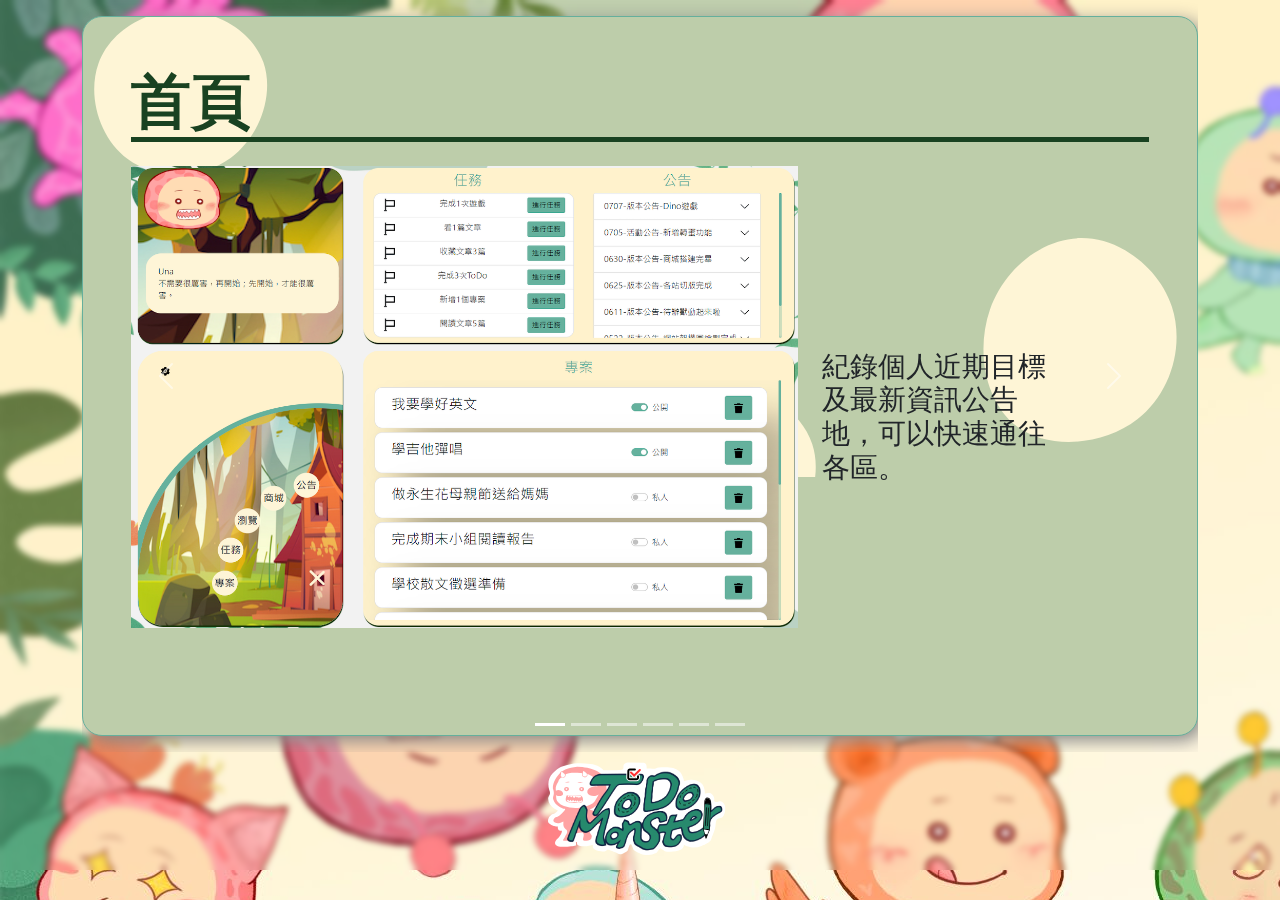
<file: index.html>
<!DOCTYPE html>
<html lang="en">

<head>
    <meta charset="UTF-8">
    <meta http-equiv="X-UA-Compatible" content="IE=edge">
    <meta name="viewport" content="width=device-width, initial-scale=1.0">
    <title>Document</title>
    <link rel="stylesheet" href="./bootstrap-5.1.1-dist/css/bootstrap.min.css">
    <script src="./js/jquery-3.6.0.min.js"></script>
    <script src="./bootstrap-5.1.1-dist/js/bootstrap.min.js"></script>
    <link rel="stylesheet" href="https://cdn.jsdelivr.net/npm/bootstrap-icons@1.5.0/font/bootstrap-icons.css">
    <link rel="stylesheet" href="./all.css">
</head>

<body>
    <div class="wrap">
        <div class="glassPage">
            <div class="container">
                <div id="carouselExampleIndicators" class="carousel slide" data-bs-ride="carousel">
                    <div class="carousel-indicators">
                        <button type="button" data-bs-target="#carouselExampleIndicators" data-bs-slide-to="0"
                            class="active" aria-current="true" aria-label="Slide 1"></button>
                        <button type="button" data-bs-target="#carouselExampleIndicators" data-bs-slide-to="1"
                            aria-label="Slide 2"></button>
                        <button type="button" data-bs-target="#carouselExampleIndicators" data-bs-slide-to="2"
                            aria-label="Slide 3"></button>
                        <button type="button" data-bs-target="#carouselExampleIndicators" data-bs-slide-to="3"
                            aria-label="Slide 4"></button>
                        <button type="button" data-bs-target="#carouselExampleIndicators" data-bs-slide-to="4"
                            aria-label="Slide 5"></button>
                        <button type="button" data-bs-target="#carouselExampleIndicators" data-bs-slide-to="5"
                            aria-label="Slide 6"></button>
                    </div>
                    <div class="carousel-inner">
                        <div class="carousel-item my-3 active">
                            <div class="data-block data-border p-5">
                                <h2 class="data-block-txt ">首頁</h2>
                                <div class="row align-items-center align-items-center py-3">
                                    <img src="./image/index_1.png" alt="idexImg"
                                        class="imgSize img-fluid  col-lg-9  col-12 mb-5">
                                    <div class=" col-lg-3 col-12">
                                        <h3>紀錄個人近期目標及最新資訊公告地，可以快速通往各區。</h3>
                                    </div>
                                </div>
                            </div>
                        </div>
                        <div class="carousel-item  my-3">
                            <div class="data-block data-border p-5">
                                <h2 class="data-block-txt ">專案</h2>
                                <div class="row align-items-center align-items-center py-3">
                                    <img src="./image/todolist_1.png" alt="imgSize"
                                        class="imgSize img-fluid col-lg-9 col-12 mb-5">
                                    <div class="col-lg-3 col-12">
                                        <h3>用最小的時間成本，實現最大的行動價值</h3>
                                        <h3>待辦事項清單化，建立起想要完成的目標。</h3>
                                    </div>
                                </div>
                            </div>
                        </div>
                        <div class="carousel-item my-3">
                            <div class="data-block data-border p-5 ">
                                <h2 class="data-block-txt ">商城</h2>
                                <div class="row align-items-center align-items-center py-3">
                                    <img src="./image/store_1.png" alt="storeImg"
                                        class="imgSize img-fluid col-lg-9 col-12 mb-5">
                                    <div class=" col-lg-3 col-12">
                                        <h3>快來購買道具及轉蛋!</h3>
                                        <h3>可對寵物進行換裝改變及購買道具，以及有不同主題式轉蛋等著你來收集~!</h3>
                                    </div>
                                </div>
                            </div>
                        </div>
                        <div class="carousel-item my-3">
                            <div class="data-block data-border p-5">
                                <h2 class="data-block-txt ">任務</h2>
                                <div class="row align-items-center align-items-center py-3">
                                    <img src="./image/mission_1.png" alt="missionImg"
                                        class="imgSize img-fluid col-lg-9  col-12 mb-5">
                                    <div class=" col-lg-3 col-12">
                                        <h3>完成每日週任務，來獲得更多獎勵吧!</h3>
                                        <h3>提供每日及每週任務，完成目標後可獲得獎勵。</h3>
                                    </div>

                                </div>
                            </div>
                        </div>
                        <div class="carousel-item my-3">
                            <div class="data-block data-border p-5 ">
                                <h2 class="data-block-txt ">瀏覽</h2>
                                <div class="row align-items-center align-items-center py-3">
                                    <img src="./image/article_1.png" alt="article"
                                        class="imgSize img-fluid  col-lg-9  col-12 mb-5">
                                    <div class=" col-lg-3 col-12">
                                        <h3>來交流交流吧</h3>
                                        <h3>對喜歡的文章可加入收藏，並且可給予拍手鼓勵。</h3>
                                    </div>
                                </div>
                            </div>
                        </div>
                        <div class="carousel-item my-3">
                            <div class="data-block data-border p-5 ">
                                <h2 class="data-block-txt">遊戲</h2>
                                <div class="row align-items-center align-items-center py-3">
                                    <img src="./image/game_1.png" alt="missionImg"
                                        class="imgSize img-fluid col-lg-9  col-12 mb-5">
                                    <div class=" col-lg-3 col-12">
                                        <h3>衝刺~~</h3>
                                        <h3>跟待辦獸一起闖關吧</h3>
                                    </div>
                                </div>
                            </div>
                        </div>
                    </div>
                    <button class="carousel-control-prev" type="button" data-bs-target="#carouselExampleIndicators"
                        data-bs-slide="prev">
                        <span class="carousel-control-prev-icon" aria-hidden="true"></span>
                        <span class="visually-hidden">Previous</span>
                    </button>
                    <button class="carousel-control-next" type="button" data-bs-target="#carouselExampleIndicators"
                        data-bs-slide="next">
                        <span class="carousel-control-next-icon" aria-hidden="true"></span>
                        <span class="visually-hidden">Next</span>
                    </button>
                </div>
                <footer class="text-center">
                    <a href="https://todomonster.github.io/demo/" target="_blank"><img src="./image/logo_TDMpink.svg"
                            alt="logo" class="logoImg p-2"></a>
                </footer>
            </div>
        </div>
    </div>
    <script src="./js/all.js"></script>
</body>

</html>
</file>
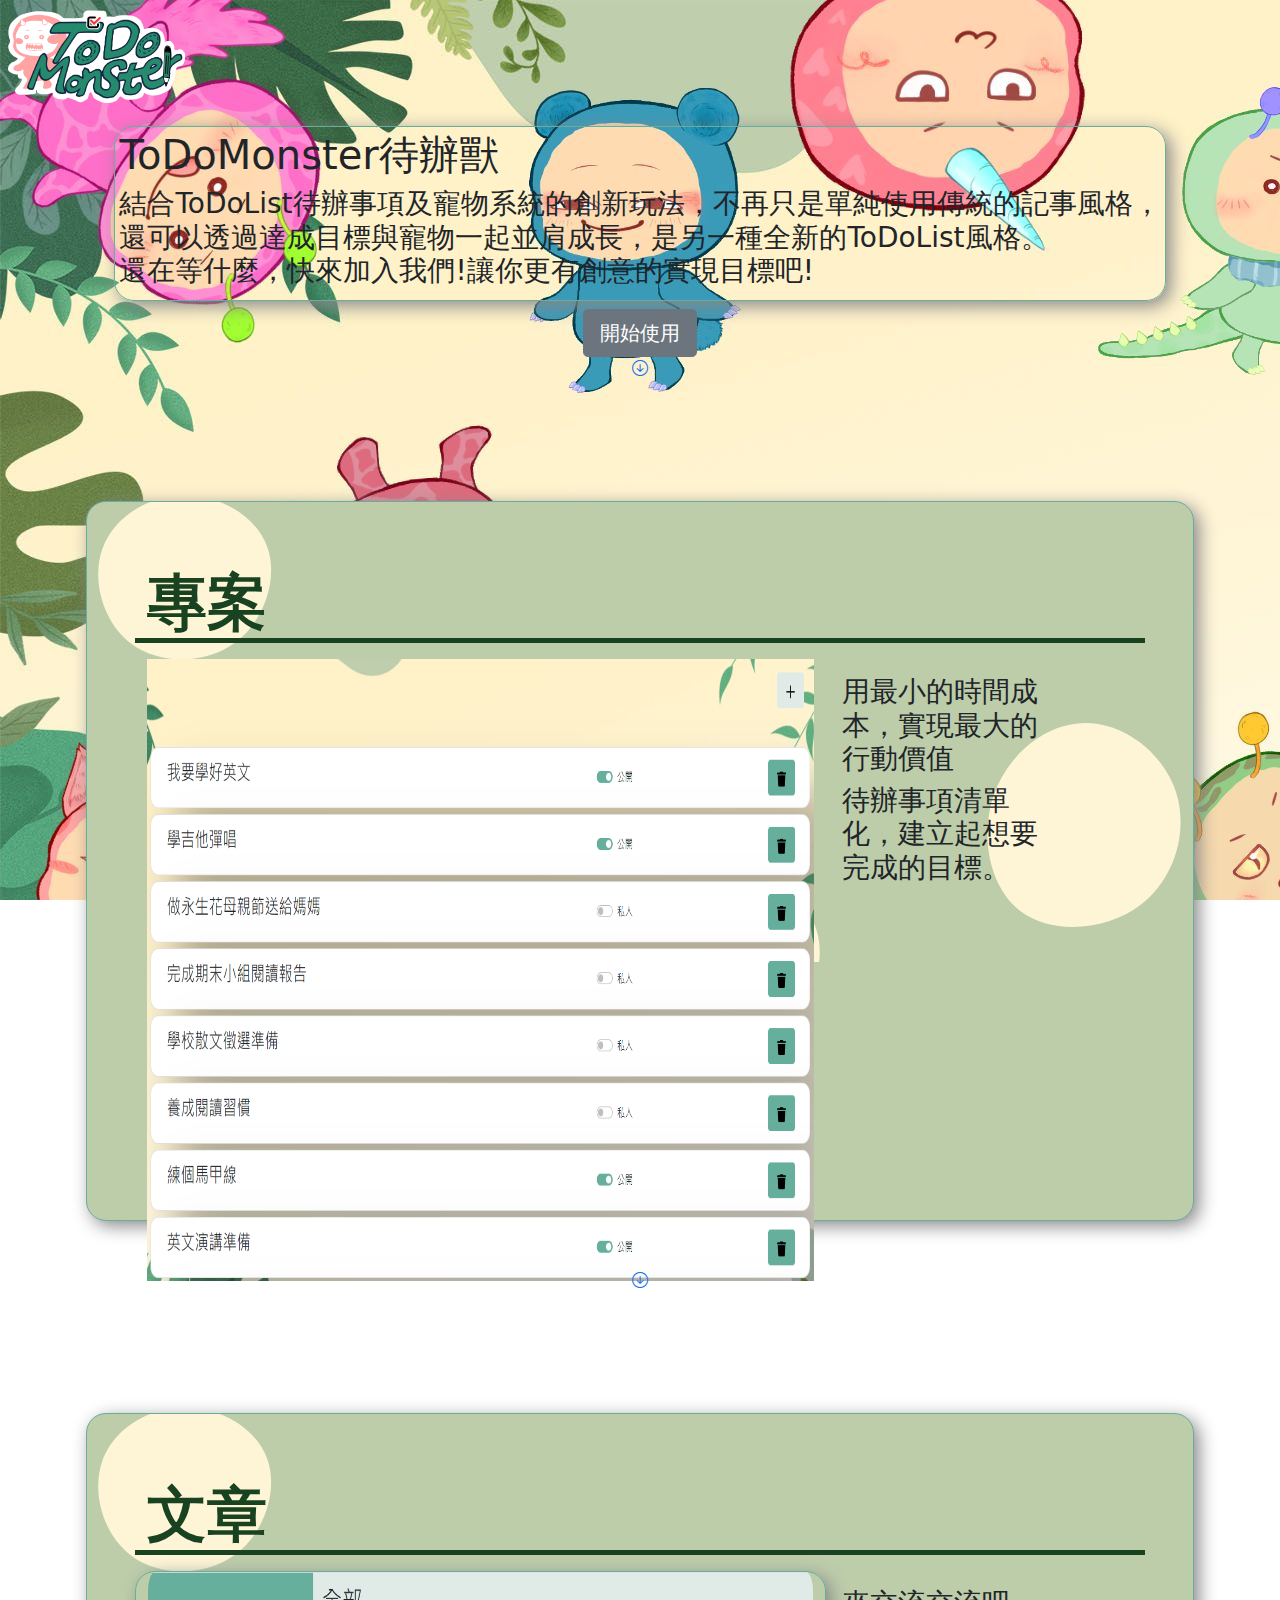
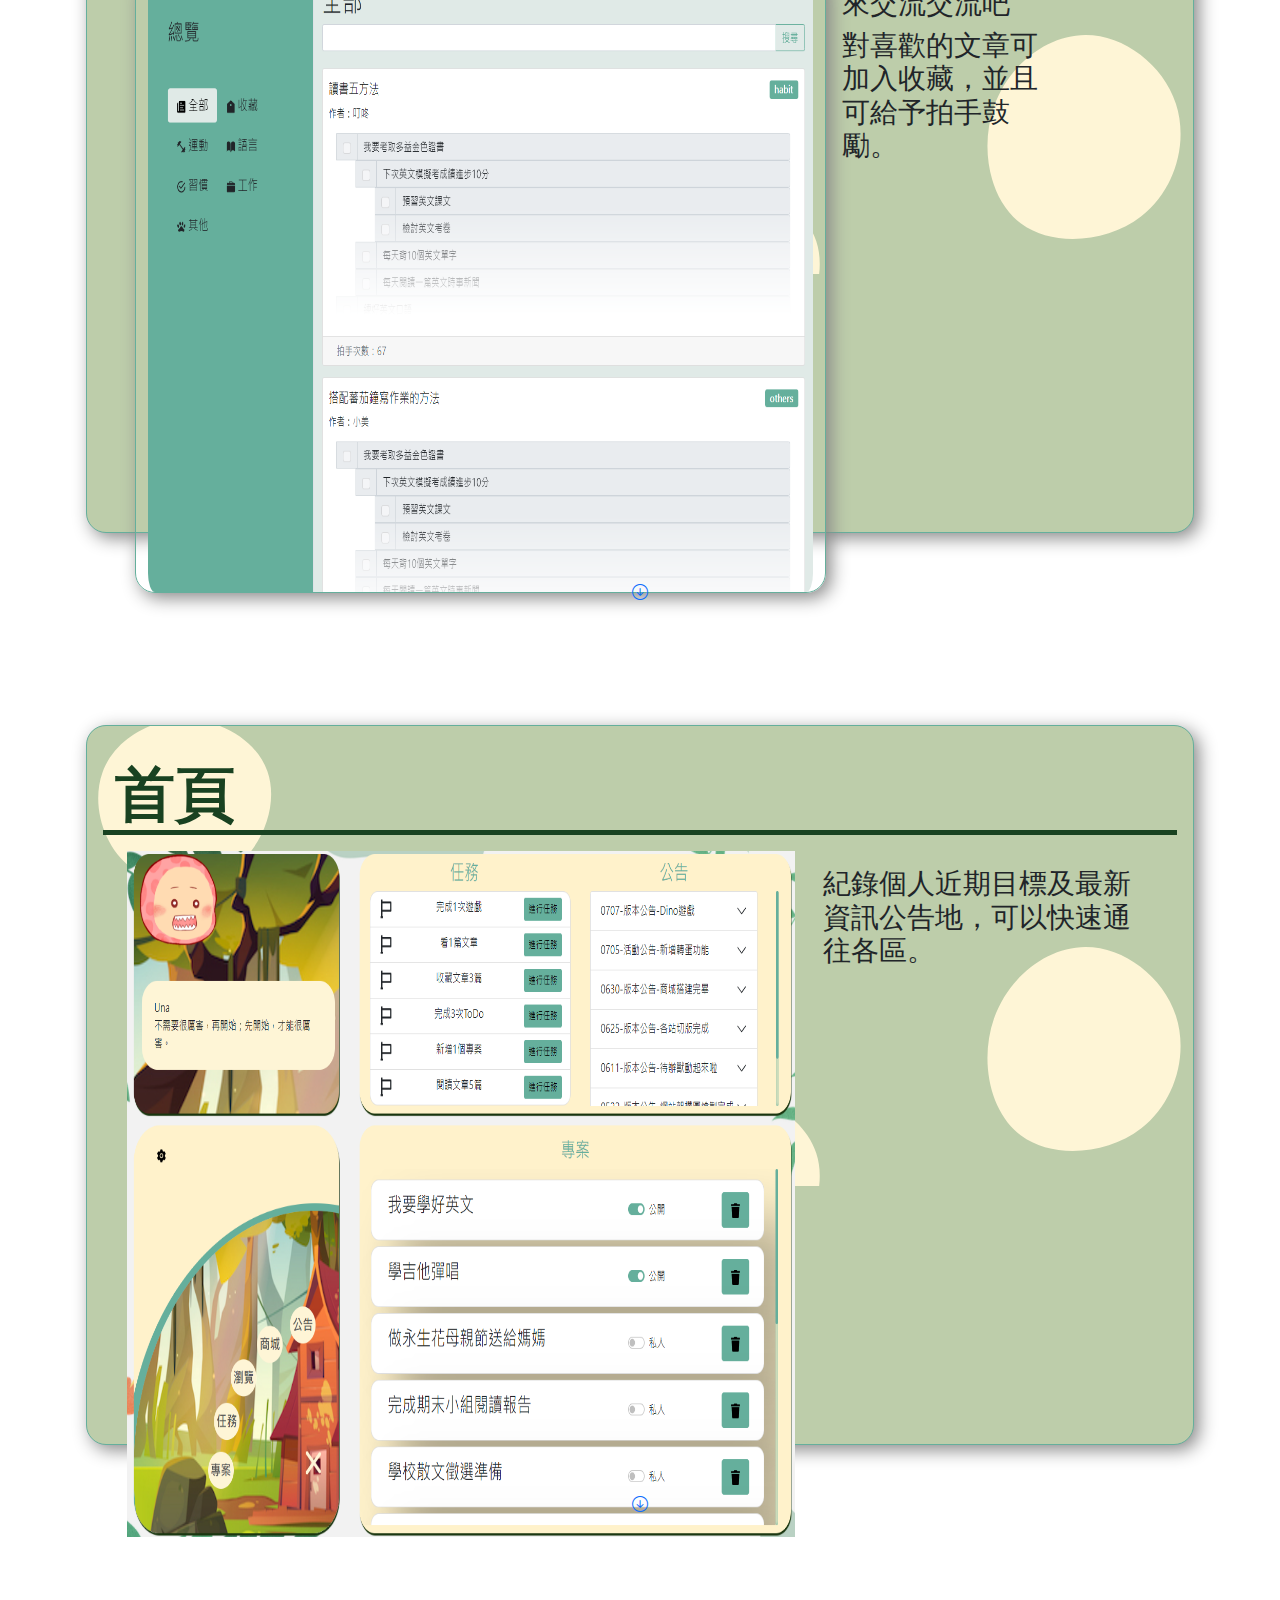
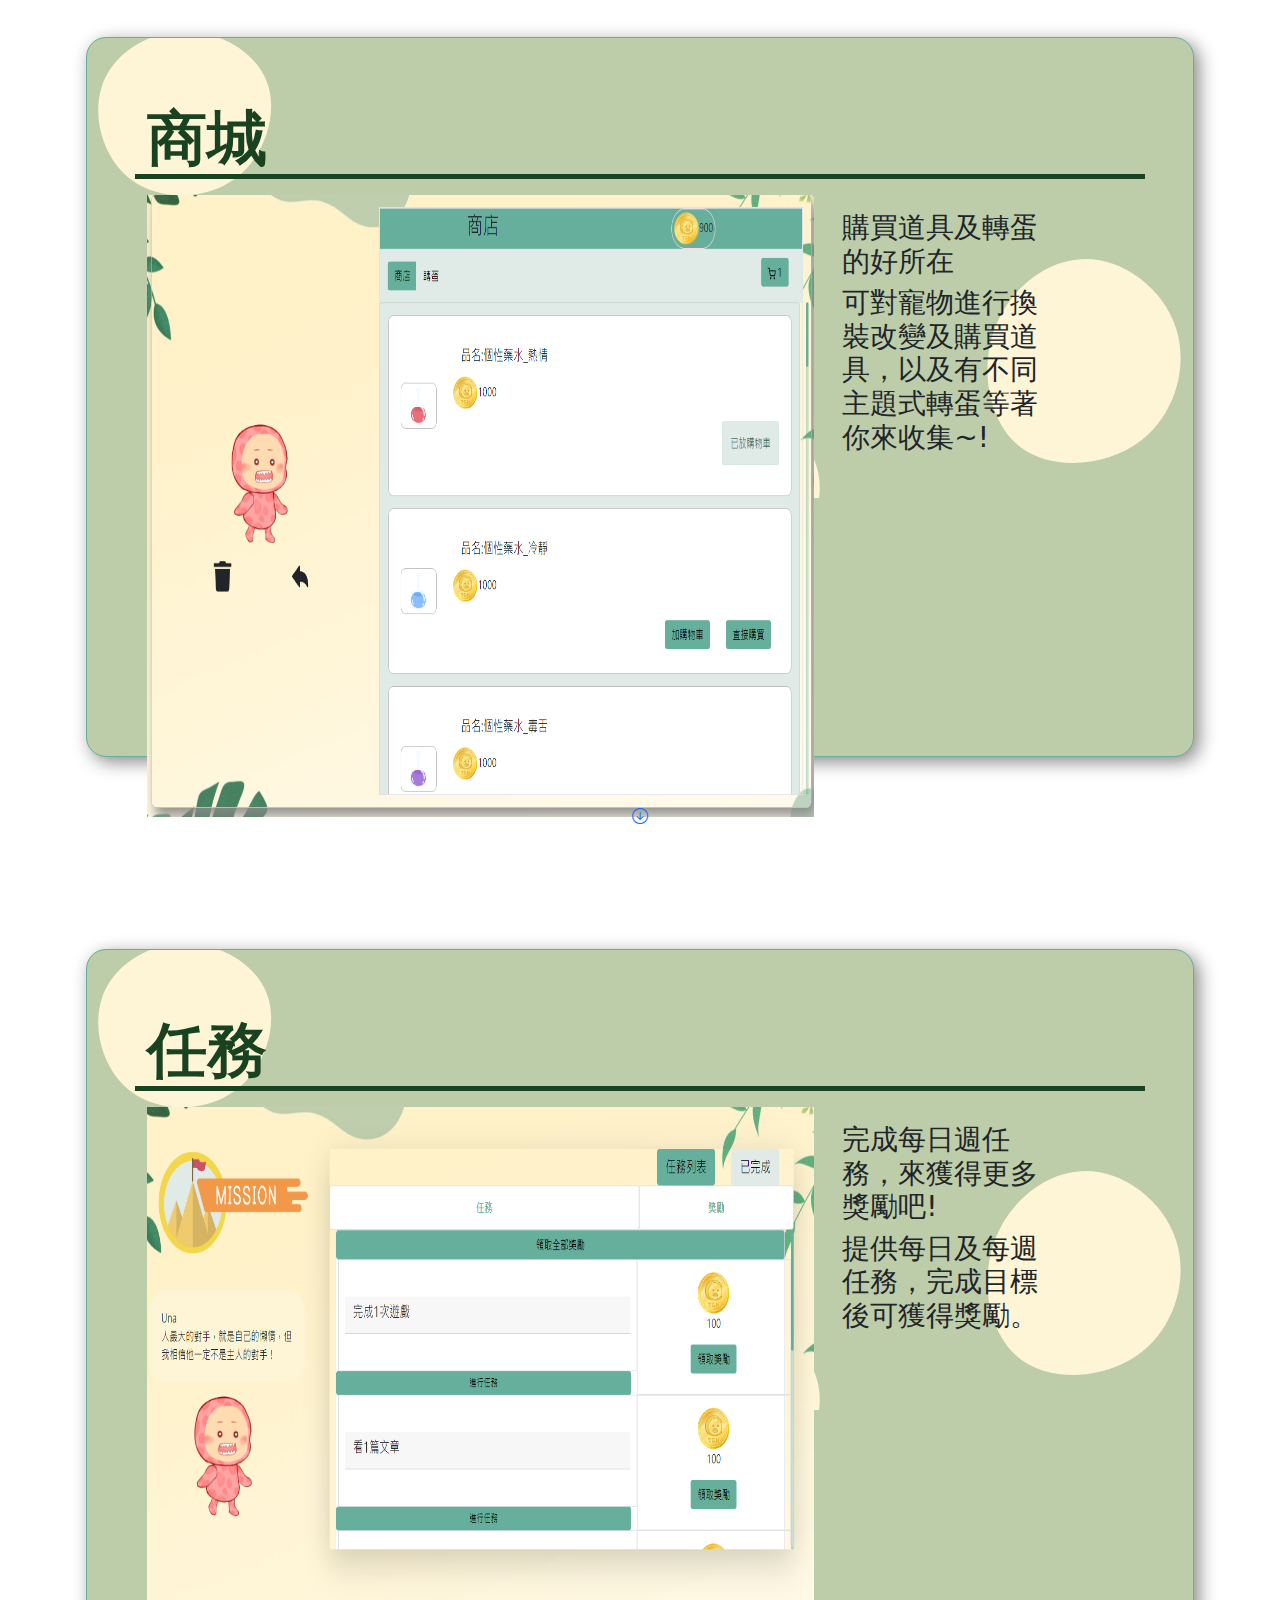
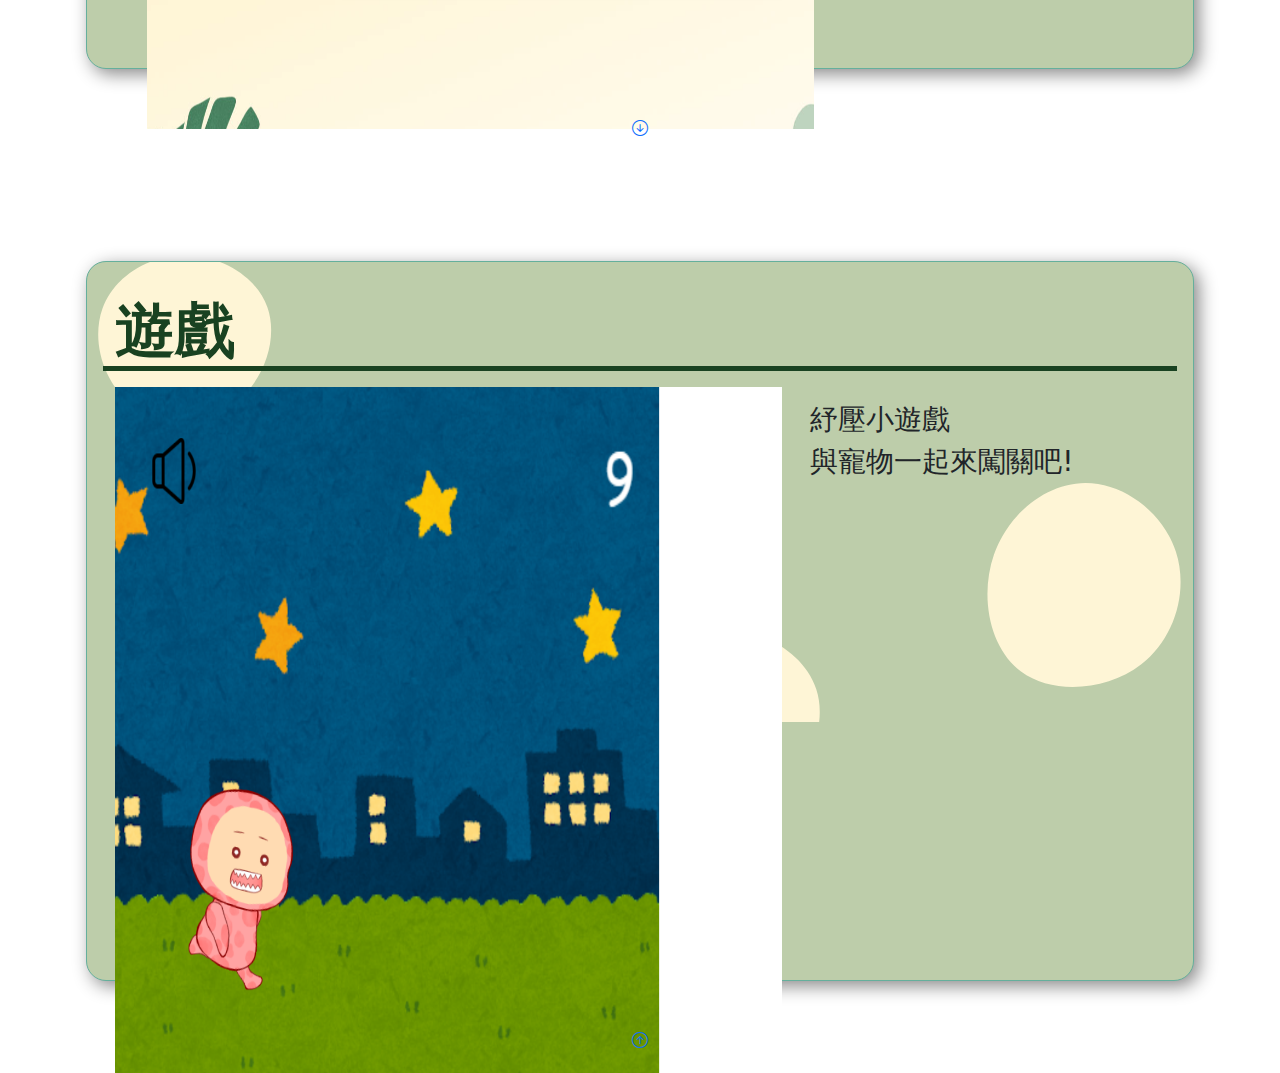
<file: TDMfirstpage.html>
<!DOCTYPE html>
<html lang="en">

<head>
    <meta charset="UTF-8">
    <meta http-equiv="X-UA-Compatible" content="IE=edge">
    <meta name="viewport" content="width=device-width, initial-scale=1.0">
    <title>Document</title>
    <link rel="stylesheet" href="./bootstrap-5.1.1-dist/css/bootstrap.min.css">
    <link rel="stylesheet" href="https://cdn.jsdelivr.net/npm/bootstrap-icons@1.5.0/font/bootstrap-icons.css">
    <link rel="stylesheet" href="./all.css">
</head>

<body>
    <div class="wrap">
        <div class="index" id="top">
            <img src="./image/logo_TDMpink.svg" alt="logo" class="logoImg p-2">
            <div class="d-flex flex-column justify-content-center align-items-center data-title">
                <div class="p-1 data-indexDesc data-border d-flex flex-column my-2">
                    <h1>ToDoMonster待辦獸</h1>
                    <h3>結合ToDoList待辦事項及寵物系統的創新玩法，不再只是單純使用傳統的記事風格，<br>
                        還可以透過達成目標與寵物一起並肩成長，是另一種全新的ToDoList風格。<br>
                        還在等什麼，快來加入我們!讓你更有創意的實現目標吧!
                    </h3>
                </div>
                <button type="button" class="btn btn-lg btn-secondary ">開始使用</button>
                <div class="text-center ">
                    <a href="#todolist"><i class="bi bi-arrow-down-circle"></i></a>             
                </div>        
            </div>
        </div>
        <div class="container  mt-2 ">
            <div class="p-3">
                <br id="todolist">
                <br>
                <div class="data-block data-border  p-5 my-5  row " >
                    <h2 class="data-block-txt my-3">專案</h2>
                    <img src="./image/todolist.png" alt="imgSize" class="imgSize  col-lg-9  col-12">
                    <div class="data-boxImg col-lg-3 col-12 p-3">
                        <div class="box">
                            <div>
                                <h3>用最小的時間成本，實現最大的行動價值</h3>
                                <h3>待辦事項清單化，建立起想要完成的目標。</h3>
                            </div>
                        </div>
                    </div>
                </div>
                <div class="text-center my-5">
                    <a href="#article"><i class="bi bi-arrow-down-circle"></i>
                    </a>
                </div>
                <br id="article">    
                <div class="data-block data-border p-5 my-5 row" >
                    <h2 class="data-block-txt my-3">文章</h2>
                    <img src="./image/article.png" alt="article" class="imgSize  data-border col-lg-9  col-12">
                    <div class="data-boxImg col-lg-3 col-12 p-3">
                        <div class="box">
                            <div>
                                <h3>來交流交流吧</h3>
                                <h3>對喜歡的文章可加入收藏，並且可給予拍手鼓勵。</h3>
                            </div>
                        </div>
                    </div>
                </div>
                <div class="text-center my-5">
                    <a href="#index"><i class="bi bi-arrow-down-circle"></i>
                    </a>
                </div>   
                <br id="index"> 
                <div class="data-block data-border p-3 my-5 row justify-content-center" >
                    <h2 class="data-block-txt my-3">首頁</h2>
                    <img src="./image/index.png" alt="idexImg" class="imgSize  col-lg-8  col-12 ">
                    <div class="data-boxImg col-lg-4 col-12 p-3">
                        <div class="box">
                            <div>
                                <h3>紀錄個人近期目標及最新資訊公告地，可以快速通往各區。</h3>
                            </div>
                        </div>
                    </div>
                </div>
                <div class="text-center my-5">
                    <a href="#store"><i class="bi bi-arrow-down-circle"></i>
                    </a>
                </div> 
                <br id="store">   
                <div class="data-block data-border p-5 my-5 row" >
                    <h2 class="data-block-txt my-3">商城</h2>
                    <img src="./image/store.png" alt="storeImg" class="imgSize col-lg-9 col-12">
                    <div class="data-boxImg col-lg-3 col-12 p-3">
                        <div class="box">
                            <div>
                                <h3>購買道具及轉蛋的好所在</h3>
                                <h3>可對寵物進行換裝改變及購買道具，以及有不同主題式轉蛋等著你來收集~!</h3>
                            </div>
                        </div>
                    </div>
                </div>
                <div class="text-center my-5">
                    <a href="#mission"><i class="bi bi-arrow-down-circle"></i>
                    </a>
                </div>
                <br id="mission">    
                <div class="data-block data-border p-5 my-5 row " >
                    <h2 class="data-block-txt my-3">任務</h2>
                    <img src="./image/mission.png" alt="missionImg" class="imgSize  col-lg-9  col-12">
                    <div class="data-boxImg col-lg-3 col-12 p-3">
                        <div class="box">
                            <div>
                                <h3>完成每日週任務，來獲得更多獎勵吧!</h3>
                                <h3>提供每日及每週任務，完成目標後可獲得獎勵。</h3>
                            </div>
                        </div>
                    </div>
                </div>
                <div class="text-center my-5">
                    <a href="#game"><i class="bi bi-arrow-down-circle"></i>
                    </a>
                </div>
                <br id="game">    
                <div class="data-block data-border p-3 my-5 row" >
                    <h2 class="data-block-txt my-3">遊戲</h2>
                    <img src="./image/game.png" alt="gameImg" class="imgSize   col-lg-8  col-12">
                    <div class="data-boxImg col-lg-4 col-12 p-3">
                        <div class="box">
                            <div>
                                <h3>紓壓小遊戲</h3>
                                <h3>與寵物一起來闖關吧!</h3>
                            </div>
                        </div>
                    </div>
                </div>
                <div class="text-center my-1">
                    <a href="#top"><i class="bi bi-arrow-up-circle"></i></i>
                    </a>
                </div>
            </div>
        </div>
        <footer></footer>
    </div>
    <script src="./js/all.js"></script>
</body>

</html>
</file>
<file: all.css>
/* logo圖片 */
  .logoImg{
    width: 200px;
    animation: shine 5s ease-in-out infinite;
    cursor: pointer;
  }
  @keyframes shine {
    0% {
        transform: scale(1);
    }

    25% {
        transform: scale(1.1);
    }

    50% {
        transform: scale(1);
    }

    75% {
        transform: scale(1.1);
    }
}
  /* 共用邊線 */
  .data-border{
    border: 1px solid #65AF9C;
    border-radius: 20px;
    box-shadow: 5px 5px 18px #888888;
  }
  .imgSize{
    width: 800px;
    height: 100%;
  }
  /* 區塊 */
  .data-block{
    background-color: #BDCDAA;    
    height: 80vh;
    background-image: url(./image/blob-scatter-haikei.svg);
    background-repeat: no-repeat;
}
  .wrap{
    background-image: url(./image/bg3.jpg);
    width: 100vw;
    height: 100vh;

  }
  /* 毛玻璃效果 */
  .glassPage{
    backdrop-filter: blur(3px);

  }
  /* 區塊裡面的標題 */
  .data-block-txt{
    font-size: 60px;
    color: #194221;
    font-weight: bold;
    border-bottom: 5px solid #194221;
  }
   .carousel-caption{
    color: #000;
   }
   @media(max-width:1440px){
  .imgSize{
    width: 54vw;
  }
}
@media(max-width:992px){
  .imgSize{
    width: 80vw;
  }
}

@media(max-width:768px) {
  .imgSize{
    width:80vw;
  }
}
</file>
